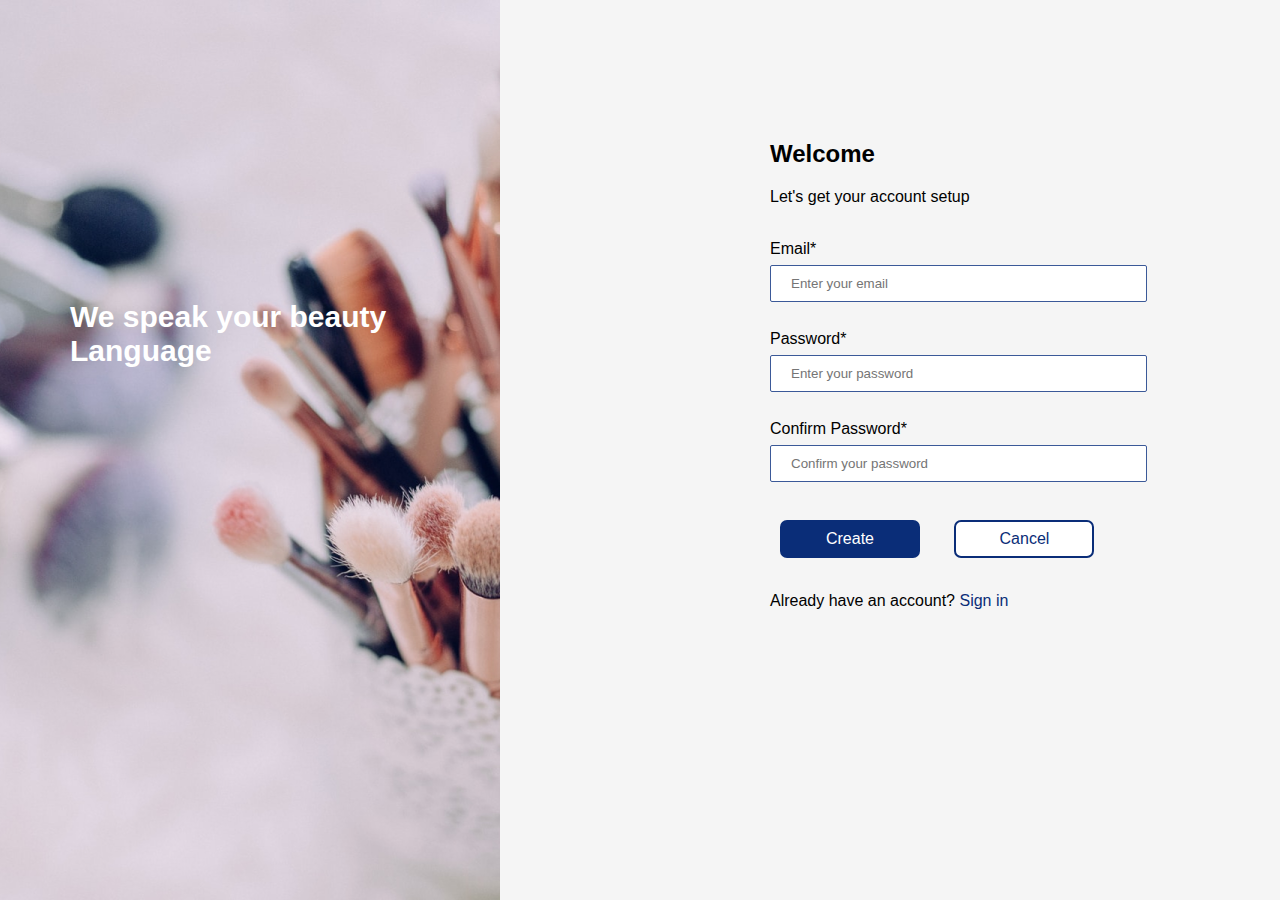
<file: index.html>
<!DOCTYPE html>
<html lang="en">
<head>
    <meta charset="UTF-8">
    <meta name="viewport" content="width=device-width, initial-scale=1.0">
    <title>Registration Page</title>

    <!-- css link -->
    <link rel="stylesheet" href="css/style.css">

</head>
<body>
    <div class="first-section" style="background-image: url('images/background.png');">
        <b>We speak your beauty Language</b>
    </div>
    <div class="second-section">
        <span class="home-span">Home</span>
        <div class="form-section">
            <h2>Welcome</h2>
            <p>Let's get your account setup</p><br>
            <div>
                <label class="label">Email*</label><br>
                <input type="email" placeholder="Enter your email" class="input"><br><br>
                <label class="label">Password*</label><br>
                <input type="password" placeholder="Enter your password" class="input"><br><br>
                <label class="label">Confirm Password*</label><br>
                <input type="password" placeholder="Confirm your password" class="input"><br><br>

                <a href="admin.html"><button class="create-btn">Create</button></a>
                <a href="#"><button class="cancel-btn">Cancel</button></a><br><br>

                <p>Already have an account? <a href="" class="blue">Sign in</a></p>
            </div>
        </div>
    </div>
    
</body>
</html>
</file>
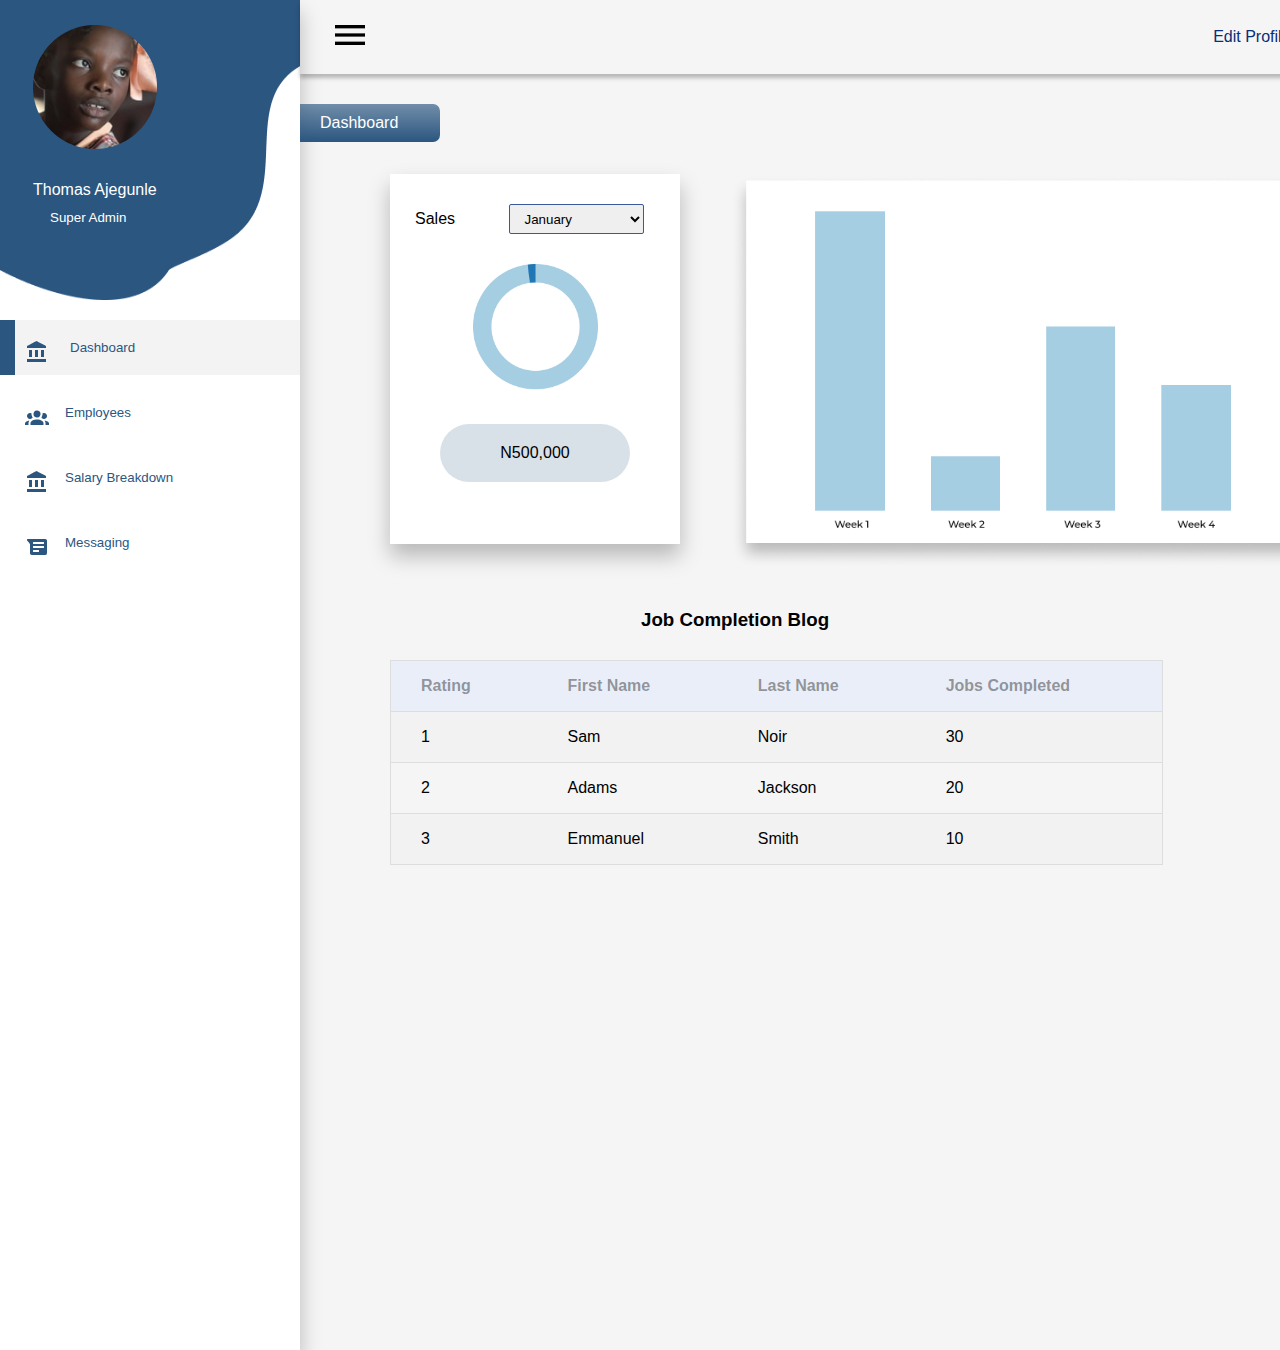
<file: admin.html>
<!DOCTYPE html>
<html lang="en">
<head>
    <meta charset="UTF-8">
    <meta name="viewport" content="width=device-width, initial-scale=1.0">
    <title>Admin</title>
    <link rel="stylesheet" href="css/style.css">
</head>
<body>
    <!-- side bar-->
    <div class="side-nav">
        
        <img src="images/vector.png" alt="Vector Image" class="vector-img">
        <img src="images/person.png" alt="Person Image" class="person-img">
        <br>
        <p class="person-name">Thomas Ajegunle</p><br>
        <small class="admin-pos">Super Admin</small>
        <!-- navigation items -->
        <div class="nav-items">
            <button class="sidebar-active"><img src="images/mdi-bank.png" alt="" class="sidebar-img">Dashboard</button>
            <a href="employees.html"><button class="sidebar-btn"><img src="images/mdi-people.png" alt="" class="sidebar-img">Employees</button></a>
            <button class="sidebar-btn"><img src="images/mdi-bank.png" alt="" class="sidebar-img">Salary Breakdown</button>
            <button class="sidebar-btn"><img src="images/mdi-message.png" alt="" class="sidebar-img"> Messaging</button>
        </div>
    </div>
    <!-- main section -->
    <div class="main-section">
        <!-- top navigation -->
        <nav class="top-nav">
            <img src="images/mdi-menu.png" alt="Menu" class="menu">
            <div class="top-nav-content">
                <a href="" class="blue">Edit Profile</a>
                <a href="index.html"><button class="cancel-btn">Sign Out</button></a>
            </div>
            
        </nav>
        <!-- main body -->
        <div class="main-body">
            <div class="current"><span >Dashboard</span></div>
            <!-- first column -->
            <div class="first-col">
                <span style="margin-left: 5px;">Sales</span>
                <select>
                    <option value="January">January</option>
                    <option value="Months">Months</option>
                </select><br>
                <img src="images/chart.png" alt="" class="center"><br>
                <span class="price">N500,000</span>
            </div>
            <!-- second column -->
            <div class="second-col" style="background: url('images/bar-chart.png'); background-size: contain; background-repeat: no-repeat;">
            </div>
        </div>
        <!-- table -->
        <h3>Job Completion Blog</h3><br>

        <table class="position">
            <tr>
              <th>Rating</th>
              <th>First Name</th>
              <th>Last Name</th>
              <th>Jobs Completed</th>
            </tr>
            <tr>
                <td>1</td>
                <td>Sam</td>
                <td>Noir</td>
                <td>30</td>
            </tr>
            <tr>
                <td>2</td>
                <td>Adams</td>
                <td>Jackson</td>
                <td>20</td>
            </tr>
            <tr>
                <td>3</td>
                <td>Emmanuel</td>
                <td>Smith</td>
                <td>10</td>
            </tr>
          </table>
          <!-- end of table -->
    </div>
    
</body>
</html>
</file>
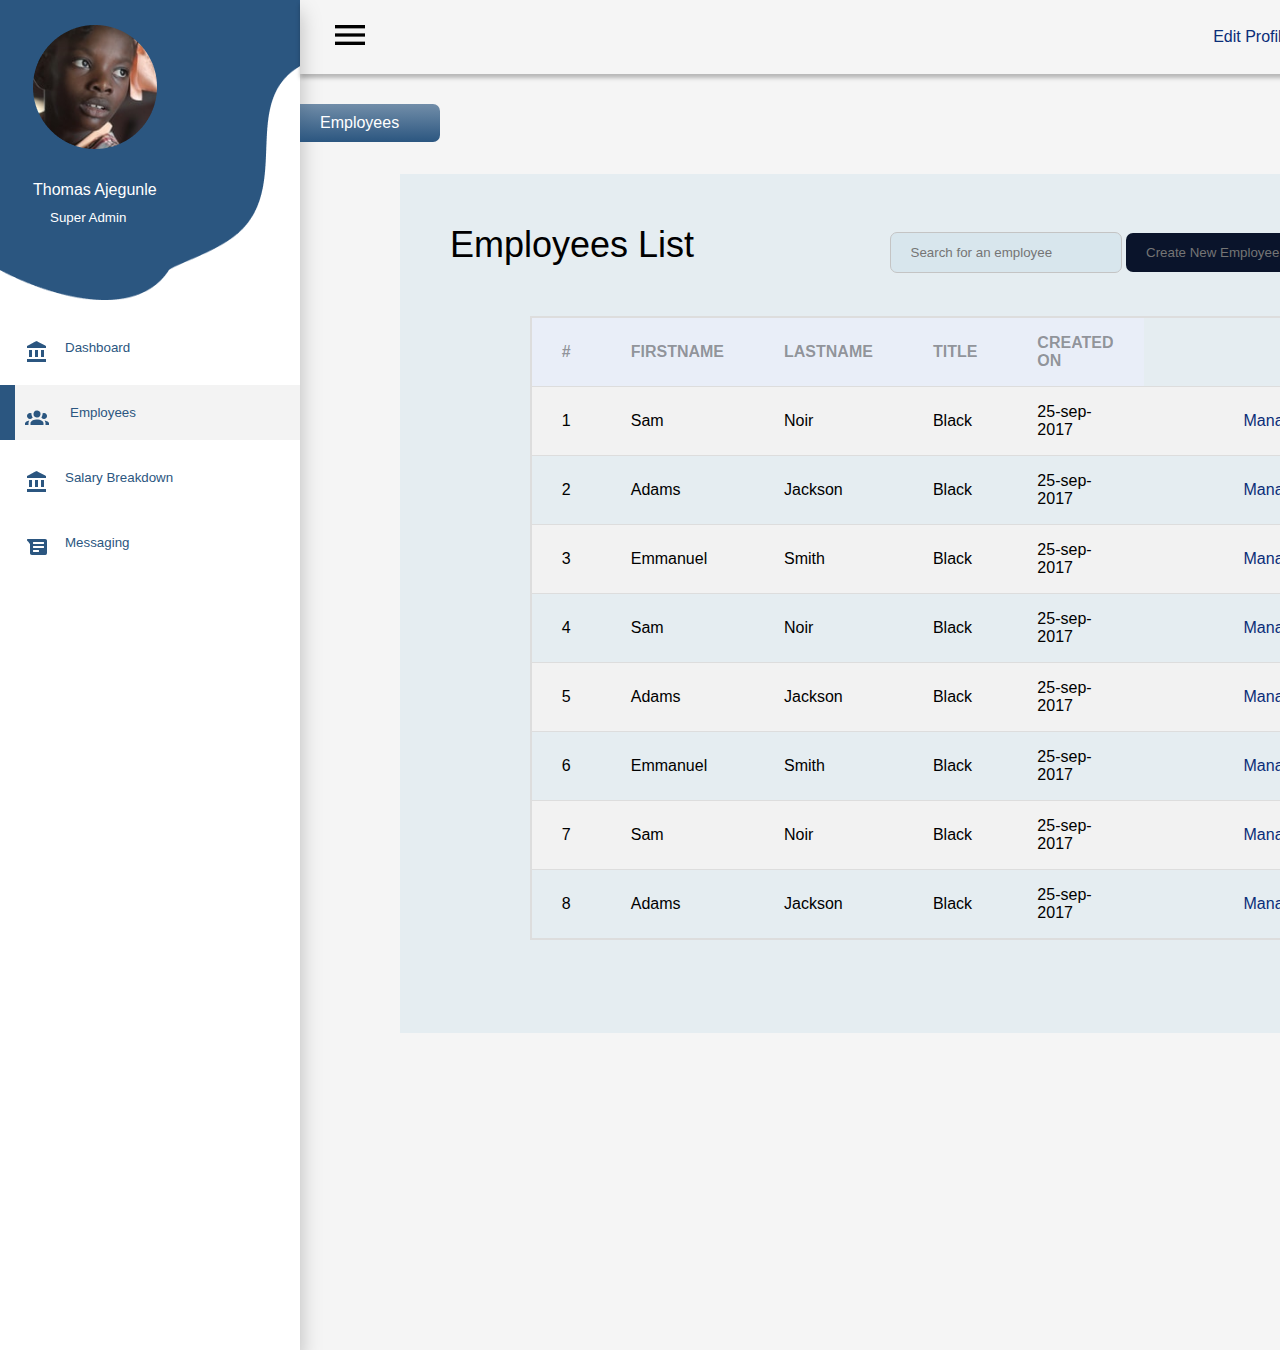
<file: employees.html>
<!DOCTYPE html>
<html lang="en">
<head>
    <meta charset="UTF-8">
    <meta name="viewport" content="width=device-width, initial-scale=1.0">
    <title>Employees</title>
    <link rel="stylesheet" href="css/style.css">
</head>
<body>
    <!-- side bar-->
    <div class="side-nav">
        
        <img src="images/vector.png" alt="Vector Image" class="vector-img">
        <img src="images/person.png" alt="Person Image" class="person-img">
        <br>
        <p class="person-name">Thomas Ajegunle</p><br>
        <small class="admin-pos">Super Admin</small>
        <!-- navigation items -->
        <div class="nav-items">
            <a href="admin.html"><button class="sidebar-btn"><img src="images/mdi-bank.png" alt="" class="sidebar-img">Dashboard</button></a>
            <button class="sidebar-active"><img src="images/mdi-people.png" alt="" class="sidebar-img">Employees</button>
            <button class="sidebar-btn"><img src="images/mdi-bank.png" alt="" class="sidebar-img">Salary Breakdown</button>
            <button class="sidebar-btn"><img src="images/mdi-message.png" alt="" class="sidebar-img"> Messaging</button>
        </div>
    </div>
    <!-- main section -->
    <div class="main-section">
        <!-- top navigation -->
        <nav class="top-nav">
            <img src="images/mdi-menu.png" alt="Menu" class="menu">
            <div class="top-nav-content">
                <a href="" class="blue">Edit Profile</a>
                <a href="index.html"><button class="cancel-btn">Sign Out</button></a>
            </div>
            
        </nav>
        <!-- main body -->
        <div class="main-body">
            <div class="current"><span>Employees</span></div>
           <!-- column -->
           <div class="big-col">
               <span class="head">Employees List</span>
               <div class="top-nav-content">
                    <input type="text" placeholder="Search for an employee" class="search">
                    <input type="text" placeholder="Create New Employee" class="create-new">
               </div>
               <!-- table -->
                <table class="emp-table">
                    <tr>
                        <th>#</th>
                        <th>FIRSTNAME</th>
                        <th>LASTNAME</th>
                        <th>TITLE</th>
                        <th>CREATED ON</th>
                    </tr>
                    <tr>
                        <td>1</td>
                        <td>Sam</td>
                        <td>Noir</td>
                        <td>Black</td>
                        <td>25-sep-2017</td>
                        <td class="blue pad">Manage</td>
                    </tr>
                    <tr>
                        <td>2</td>
                        <td>Adams</td>
                        <td>Jackson</td>
                        <td>Black</td>
                        <td>25-sep-2017</td>
                        <td class="blue pad">Manage</td>
                    </tr>
                    <tr>
                        <td>3</td>
                        <td>Emmanuel</td>
                        <td>Smith</td>
                        <td>Black</td>
                        <td>25-sep-2017</td>
                        <td class="blue pad">Manage</td>
                    </tr><tr>
                        <td>4</td>
                        <td>Sam</td>
                        <td>Noir</td>
                        <td>Black</td>
                        <td>25-sep-2017</td>
                        <td class="blue pad">Manage</td>
                    </tr>
                    <tr>
                        <td>5</td>
                        <td>Adams</td>
                        <td>Jackson</td>
                        <td>Black</td>
                        <td>25-sep-2017</td>
                        <td class="blue pad">Manage</td>
                    </tr>
                    <tr>
                        <td>6</td>
                        <td>Emmanuel</td>
                        <td>Smith</td>
                        <td>Black</td>
                        <td>25-sep-2017</td>
                        <td class="blue pad">Manage</td>
                    </tr>
                    <tr>
                        <td>7</td>
                        <td>Sam</td>
                        <td>Noir</td>
                        <td>Black</td>
                        <td>25-sep-2017</td>
                        <td class="blue pad">Manage</td>
                    </tr>
                    <tr>
                        <td>8</td>
                        <td>Adams</td>
                        <td>Jackson</td>
                        <td>Black</td>
                        <td>25-sep-2017</td>
                        <td class="blue pad" >Manage</td>
                    </tr>
                </table>
                <!-- end of table -->
            </div>
        </div>
    </div>
    
</body>
</html>
</file>
<file: css/style.css>
body{
    margin: 0;
    padding: 0;
    background-color: #F5F5F5;
    font-family: Verdana, Geneva, Tahoma, sans-serif;
}

/* First section styling */
.first-section{
    height: 100%;
    width: 500px;
    position: absolute;
}

.first-section b{
    top: 300px;
    left: 70px;
    font-size: 30px;
    color: #fff;
    position: absolute;
}

/* Second Section Styling */
.second-section{
    position: absolute;
    width: 950px;
    height: 100%;
    left: 500px;
    top: 0px;
    background-color: #F5F5F5;
}

.second-section .home-span{
    margin-top: 30px;
    float: right;
}

.form-section{
    position: absolute;
    left: 270px;
    top: 120px;
}


/* Input form */
.input{
    width: 350px;
    height: 25px;
    border: 1px solid #3B5998;
    font-family: 'Trebuchet MS', 'Lucida Sans Unicode', 'Lucida Grande', 'Lucida Sans', Arial, sans-serif;
    padding: 5px 5px 5px 20px;
    margin-top: 7px;
    margin-bottom: 10px;
    border-radius: 2px;
}

/* Buttons */
.create-btn{
    border: none;
    background-color: #0A2D78;
    width: 140px;
    height: 38px;;
    border-radius: 7px;
    color: #fff;
    font-size: medium;
    margin-left: 10px;
    margin-top: 10px;
    cursor: pointer;
    font-family: 'Trebuchet MS', 'Lucida Sans Unicode', 'Lucida Grande', 'Lucida Sans', Arial, sans-serif;
}

.cancel-btn{
    border: 2px solid #0A2D78;
    background-color: #fff;
    width: 140px;
    height: 38px;;
    border-radius: 7px;
    color: #0A2D78;
    font-size: medium;
    margin-left: 30px;
    margin-top: 10px;
    cursor: pointer;
    font-family: 'Trebuchet MS', 'Lucida Sans Unicode', 'Lucida Grande', 'Lucida Sans', Arial, sans-serif;
}

.blue{
    color: #0A2D78;
    text-decoration: none;
}

/*************** admin styles *********************/

.side-nav{
    position: absolute;
    width: 300px;
    height: 150%;
    background: #FFFFFF;
    box-shadow: 0px 12px 20px rgba(0, 0, 0, 0.25);
}

.vector-img{
    height: 300px; 
    width: 300px; 
    position: absolute;
}

.person-img{
    position: absolute;
    left: 33px;
    top: 25px;
}

.person-name{
    position: absolute; 
    color: #fff; 
    top: 165px;
    left: 33px;
}

.admin-pos{
    position: absolute; 
    color: #fff; 
    top: 210px;
    left: 50px;
}

.nav-items{
    position: absolute;
    top: 310px;
}
.sidebar-active{
    margin-top: 10px;
    padding-left: 55px;
    padding-bottom: 20px;
    padding-top: 20px;
    text-align: left;
    border: none;
    border-left: 15px solid #2B5680;
    cursor: pointer;
    width: 300px;
    color: #2B5680;
    background-color: rgba(196, 196, 196, 0.2);
    font-family: 'Trebuchet MS', 'Lucida Sans Unicode', 'Lucida Grande', 'Lucida Sans', Arial, sans-serif;
}
.sidebar-btn{
    margin-top: 10px;
    padding-left: 65px;
    padding-bottom: 20px;
    padding-top: 20px;
    text-align: left;
    border: none;
    cursor: pointer;
    width: 300px;
    color: #2B5680;
    background-color: #fff;
    font-family: 'Trebuchet MS', 'Lucida Sans Unicode', 'Lucida Grande', 'Lucida Sans', Arial, sans-serif;
}

.sidebar-img{
    position: absolute; 
    left: 25px;
}


.main-section{
    position: absolute;
    width: 80.5%;
    left: 300px;
    height: 100%;
}

.top-nav{
    width: 1235px;
    height: 74px;
    box-shadow: 0px 4px 4px rgba(0, 0, 0, 0.25);
}

.menu{
    position: absolute;
    left: 30px;
    top: 15px;
    cursor: pointer;
}

.top-nav-content{
    float: right;
    margin-right: 70px;
    margin-top: 8px;
}

.main-body{
    position: absolute;
}

.current{
    position: absolute;
    top: 30px;
    width: 120px;
    background: linear-gradient(180deg, rgba(43, 86, 128, 0.65) 0%, #2B5680 100%);
    color: #fff;
    padding: 10px;
    border-radius: 0px 7px 7px 0px;
}

.current span{
    margin-left: 10px;
}

/* column style */
.first-col{
    position: absolute;
    width: 250px;
    height: 330px;
    background: #fff;
    left: 90px;
    top: 100px;
    padding: 30px 20px 10px 20px;
    box-shadow: 0px 12px 20px rgba(0, 0, 0, 0.25);
}

select{
    width: 135px;
    height: 30px;
    border: 1px solid #3B5998;
    font-family: 'Trebuchet MS', 'Lucida Sans Unicode', 'Lucida Grande', 'Lucida Sans', Arial, sans-serif;
    padding: 5px 5px 5px 10px;
    margin-left: 50px;
    border-radius: 2px;
}

.center{
    display: block;
    margin-top: 30px;
    margin-left: auto;
    margin-right: auto;
    width: 50%;
}

.price{
    padding: 20px;
    background: rgba(43, 86, 128, 0.18);
    border-radius: 50px;
    margin-left: auto;
    margin-right: auto;
    text-align: center;
    margin-top: 5px;
    width: 150px;
    display: block;
}

/* second-col styles */
.second-col{
    position: absolute;
    width: 690px;
    height: 395px;
    left: 430px;
    top: 100px;
    background: #fff;
}

h3{
    position: absolute;
    left: 341px;
    top: 590px;
    font-family: 'Trebuchet MS', 'Lucida Sans Unicode', 'Lucida Grande', 'Lucida Sans', Arial, sans-serif;
}

/* table styling */
.position{
    position: absolute;
    left: 90px;
    top: 660px;
}
table {
    border-collapse: collapse;
    border-spacing: 0;
    width: 75%;
    border: 1px solid #ddd;
  }

  tr {
    border: 1px solid #ddd;
    border-collapse: collapse;
  }
  
  th, td {
    text-align: left;
    padding: 16px 30px 16px 30px;
  }
  
  th {
    background-color: #E9EEF8;
    color: rgba(0, 0, 0, 0.4);
  }

  tr:nth-child(even) {
    background-color: #f2f2f2
  }
  /* Employees */
  .big-col{
    position: absolute;
    padding: 50px 30px 30px 30px;
    width: 998px;
    height: 779px;
    left: 100px;
    top: 100px;
    background: rgba(166, 206, 227, 0.2);
  }
  .emp-table{
    margin-top: 50px;
    margin-left: auto;
    margin-right: auto;
    display: block;
    width: 80%;
  }
  .head{
      font-size: 36px;
      margin-left: 20px;
      font-family: 'Trebuchet MS', 'Lucida Sans Unicode', 'Lucida Grande', 'Lucida Sans', Arial, sans-serif;
  }

  .search{
    font-family: 'Trebuchet MS', 'Lucida Sans Unicode', 'Lucida Grande', 'Lucida Sans', Arial, sans-serif;
    width: 232px;
    background: rgba(166, 206, 227, 0.2);
    border: 1px solid #C4C4C4;
    box-sizing: border-box;
    border-radius: 7px;
    padding: 12px 15px 12px 20px;
  }

  .create-new{
    font-family: 'Trebuchet MS', 'Lucida Sans Unicode', 'Lucida Grande', 'Lucida Sans', Arial, sans-serif;
    width: 232px;
    background: #0A142B;
    color: #FFFFFF;
    border: none;
    box-sizing: border-box;
    border-radius: 7px;
    padding: 12px 15px 12px 20px;
  }

  .pad{
      padding-left: 100px;
  }
</file>
